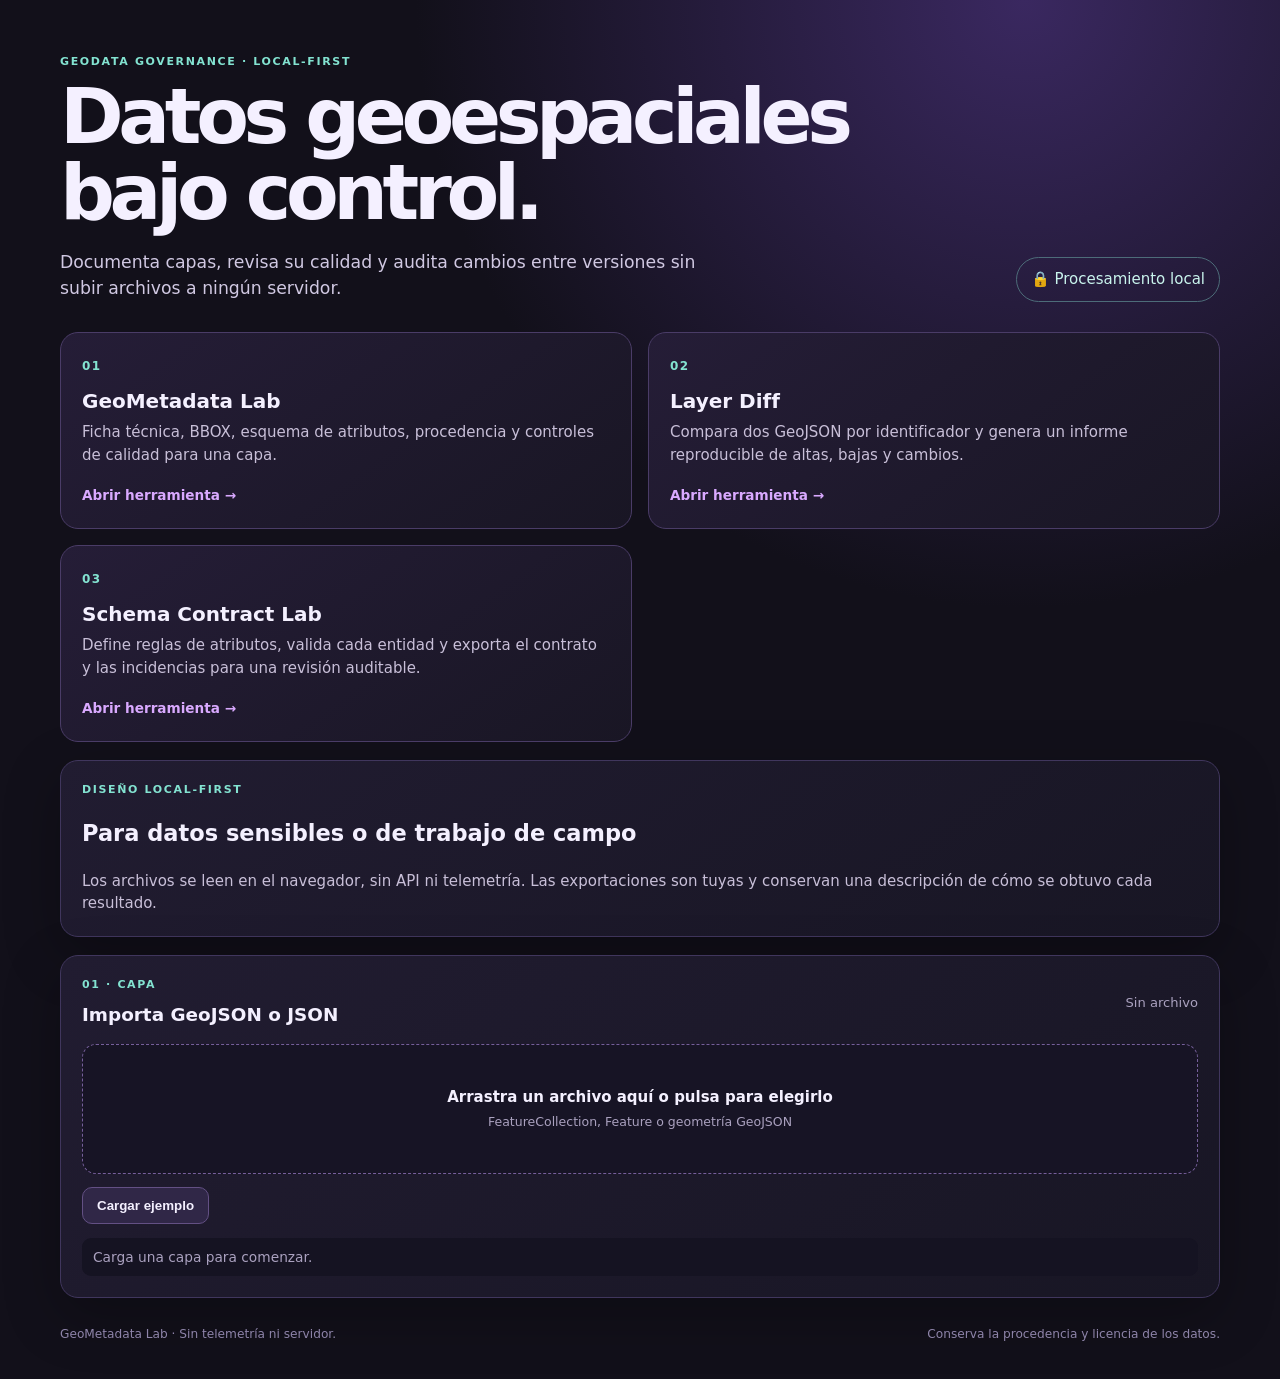
<file: index.html>
<!doctype html>
<html lang="es">
<head>
  <meta charset="utf-8"><meta name="viewport" content="width=device-width,initial-scale=1,viewport-fit=cover">
  <meta name="theme-color" content="#15131f"><meta name="description" content="Validador y generador local de metadatos para capas geoespaciales.">
  <link rel="icon" href="favicon.svg" type="image/svg+xml"><link rel="stylesheet" href="styles.css"><title>GeoMetadata Lab</title>
</head>
<body><main class="shell">
  <header class="hero"><div><p class="eyebrow">GEODATA GOVERNANCE · LOCAL-FIRST</p><h1>Datos geoespaciales bajo control.</h1><p class="lede">Documenta capas, revisa su calidad y audita cambios entre versiones sin subir archivos a ningún servidor.</p></div><span class="privacy">🔒 Procesamiento local</span></header>
  <section class="tool-grid" aria-label="Herramientas">
    <a class="tool-card" href="./"><span class="tool-number">01</span><h2>GeoMetadata Lab</h2><p>Ficha técnica, BBOX, esquema de atributos, procedencia y controles de calidad para una capa.</p><span class="tool-link">Abrir herramienta →</span></a>
    <a class="tool-card" href="./herramientas/layer-diff/"><span class="tool-number">02</span><h2>Layer Diff</h2><p>Compara dos GeoJSON por identificador y genera un informe reproducible de altas, bajas y cambios.</p><span class="tool-link">Abrir herramienta →</span></a>
    <a class="tool-card" href="./herramientas/schema-contract/"><span class="tool-number">03</span><h2>Schema Contract Lab</h2><p>Define reglas de atributos, valida cada entidad y exporta el contrato y las incidencias para una revisión auditable.</p><span class="tool-link">Abrir herramienta →</span></a>
  </section>
  <section class="panel note"><p class="kicker">DISEÑO LOCAL-FIRST</p><h2>Para datos sensibles o de trabajo de campo</h2><p>Los archivos se leen en el navegador, sin API ni telemetría. Las exportaciones son tuyas y conservan una descripción de cómo se obtuvo cada resultado.</p></section>
  <section class="panel import"><div class="head"><div><p class="kicker">01 · CAPA</p><h2>Importa GeoJSON o JSON</h2></div><span id="file-name" class="muted">Sin archivo</span></div><div class="drop" id="drop" tabindex="0"><b>Arrastra un archivo aquí o pulsa para elegirlo</b><small>FeatureCollection, Feature o geometría GeoJSON</small><input id="file" type="file" accept=".geojson,.json,application/json"></div><button id="demo" class="button secondary">Cargar ejemplo</button><p id="status" class="status">Carga una capa para comenzar.</p></section>
  <section id="workspace" class="hidden"><section class="panel fields"><div class="head"><div><p class="kicker">02 · DOCUMENTACIÓN</p><h2>Identidad de la capa</h2></div><span class="muted">Los campos se guardan solo al exportar</span></div><div class="field-grid"><label>Título<input id="title" placeholder="Ej. Inventario de enclaves arqueológicos"></label><label>Responsable / organización<input id="owner" placeholder="Ej. Equipo de Patrimonio"></label><label>Fecha de actualización<input id="updated" type="date"></label><label>CRS declarado<input id="crs" value="EPSG:4326" placeholder="Ej. EPSG:25830"></label><label class="wide">Descripción<textarea id="abstract" rows="3" placeholder="Qué contiene la capa, alcance y limitaciones conocidas."></textarea></label><label class="wide">Fuente o URL de procedencia<input id="source" type="url" placeholder="https://..."></label><label>Licencia<input id="license" placeholder="CC BY 4.0 / fuente oficial"></label><label>Contacto<input id="contact" type="email" placeholder="correo@ejemplo.org"></label></div><button id="refresh" class="button primary">Actualizar ficha</button></section>
  <section class="metrics"><article><span>Elementos</span><strong id="count">0</strong></article><article><span>Geometrías</span><strong id="types">—</strong></article><article><span>Extensión</span><strong id="bbox">—</strong></article><article class="warn"><span>Alertas</span><strong id="alerts">0</strong></article></section>
  <section class="grid"><article class="panel"><div class="head"><div><p class="kicker">03 · CALIDAD</p><h2>Comprobaciones</h2></div></div><div id="checks" class="checks"></div></article><article class="panel"><div class="head"><div><p class="kicker">04 · ATRIBUTOS</p><h2>Esquema detectado</h2></div></div><div id="schema" class="schema"></div></article></section>
  <section class="panel export"><div class="head"><div><p class="kicker">05 · SALIDA</p><h2>Ficha lista para compartir</h2></div></div><div id="preview" class="preview"></div><div class="actions"><button id="md" class="button primary">Descargar Markdown</button><button id="json" class="button secondary">Descargar metadatos JSON</button></div></section></section>
  <footer><span>GeoMetadata Lab · Sin telemetría ni servidor.</span><span>Conserva la procedencia y licencia de los datos.</span></footer>
</main><script src="app.js"></script></body></html>
</file>
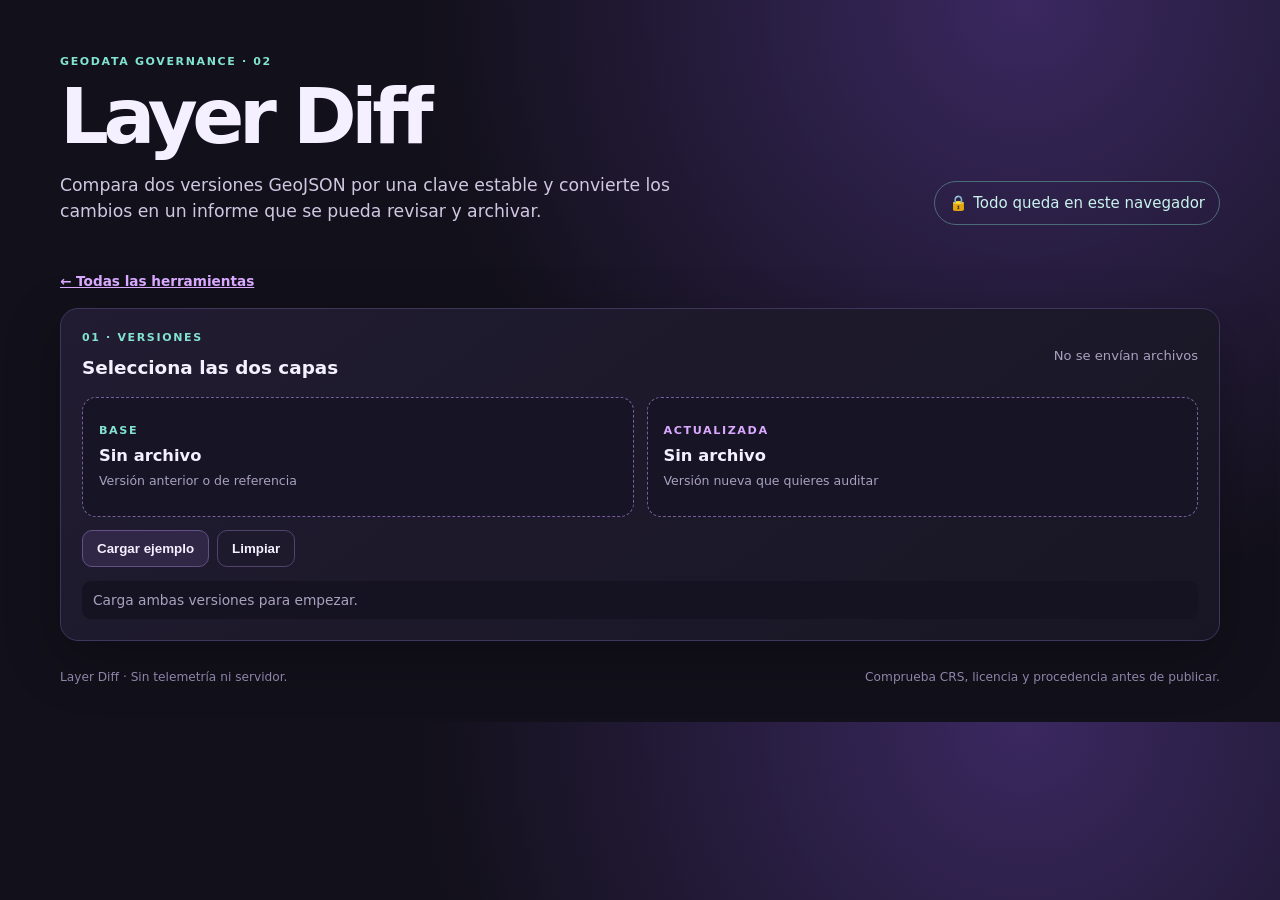
<file: herramientas/layer-diff/index.html>
<!doctype html>
<html lang="es">
<head>
  <meta charset="utf-8"><meta name="viewport" content="width=device-width,initial-scale=1,viewport-fit=cover">
  <meta name="theme-color" content="#15131f"><meta name="description" content="Comparador local y auditable de versiones GeoJSON.">
  <link rel="icon" href="../../favicon.svg" type="image/svg+xml"><link rel="stylesheet" href="../../styles.css"><link rel="stylesheet" href="styles.css"><title>Layer Diff · Geodata Governance</title>
</head>
<body><main class="shell">
  <header class="hero"><div><p class="eyebrow">GEODATA GOVERNANCE · 02</p><h1>Layer Diff</h1><p class="lede">Compara dos versiones GeoJSON por una clave estable y convierte los cambios en un informe que se pueda revisar y archivar.</p></div><span class="privacy">🔒 Todo queda en este navegador</span></header>
  <p><a class="tool-link" href="../../">← Todas las herramientas</a></p>
  <section class="panel import"><div class="head"><div><p class="kicker">01 · VERSIONES</p><h2>Selecciona las dos capas</h2></div><span class="muted">No se envían archivos</span></div>
    <div class="file-grid">
      <label class="file-card"><span class="file-tag">BASE</span><b id="base-name">Sin archivo</b><small>Versión anterior o de referencia</small><input id="base-file" type="file" accept=".geojson,.json,application/json"></label>
      <label class="file-card"><span class="file-tag updated">ACTUALIZADA</span><b id="updated-name">Sin archivo</b><small>Versión nueva que quieres auditar</small><input id="updated-file" type="file" accept=".geojson,.json,application/json"></label>
    </div>
    <div class="actions"><button id="demo" class="button secondary">Cargar ejemplo</button><button id="clear" class="button ghost">Limpiar</button></div>
    <p id="status" class="status">Carga ambas versiones para empezar.</p>
  </section>
  <section id="workspace" class="hidden">
    <section class="panel controls"><div class="head"><div><p class="kicker">02 · REGLA DE EMPAREJAMIENTO</p><h2>¿Qué campo identifica cada entidad?</h2></div><span id="key-note" class="muted"></span></div><div class="control-row"><label>Clave<select id="key"></select></label><p class="hint">Se recomienda un identificador persistente. El índice de fila solo sirve para inspecciones rápidas y no detecta reordenaciones.</p></div></section>
    <section class="metrics"><article class="added"><span>Nuevas</span><strong id="added">0</strong></article><article class="removed"><span>Eliminadas</span><strong id="removed">0</strong></article><article class="changed"><span>Modificadas</span><strong id="changed">0</strong></article><article><span>Sin cambios</span><strong id="same">0</strong></article></section>
    <section class="panel results"><div class="head"><div><p class="kicker">03 · AUDITORÍA</p><h2>Resultado entidad a entidad</h2></div><span id="result-count" class="muted"></span></div><div class="filters"><label>Buscar<input id="query" type="search" placeholder="clave o atributo"></label><label>Mostrar<select id="filter"><option value="all">Todo</option><option value="added">Nuevas</option><option value="removed">Eliminadas</option><option value="changed">Modificadas</option><option value="unchanged">Sin cambios</option></select></label></div><div id="warning" class="notice hidden"></div><div class="table-wrap"><table><thead><tr><th>Estado</th><th>Clave</th><th>Detalle</th><th>Entidad actual</th></tr></thead><tbody id="rows"></tbody></table></div><p id="table-note" class="muted table-note"></p></section>
    <section class="panel export"><div class="head"><div><p class="kicker">04 · SALIDA TRAZABLE</p><h2>Exporta la revisión</h2></div></div><p class="muted">El informe conserva el resumen, la regla usada y el detalle de cada pareja. El GeoJSON incluye las entidades nuevas o modificadas; las eliminadas quedan documentadas en JSON/CSV.</p><div class="actions"><button id="json" class="button primary">Descargar informe JSON</button><button id="csv" class="button secondary">Descargar CSV</button><button id="geojson" class="button secondary">Descargar GeoJSON delta</button></div><pre id="preview" class="preview"></pre></section>
  </section>
  <footer><span>Layer Diff · Sin telemetría ni servidor.</span><span>Comprueba CRS, licencia y procedencia antes de publicar.</span></footer>
</main><script src="app.js"></script></body></html>
</file>
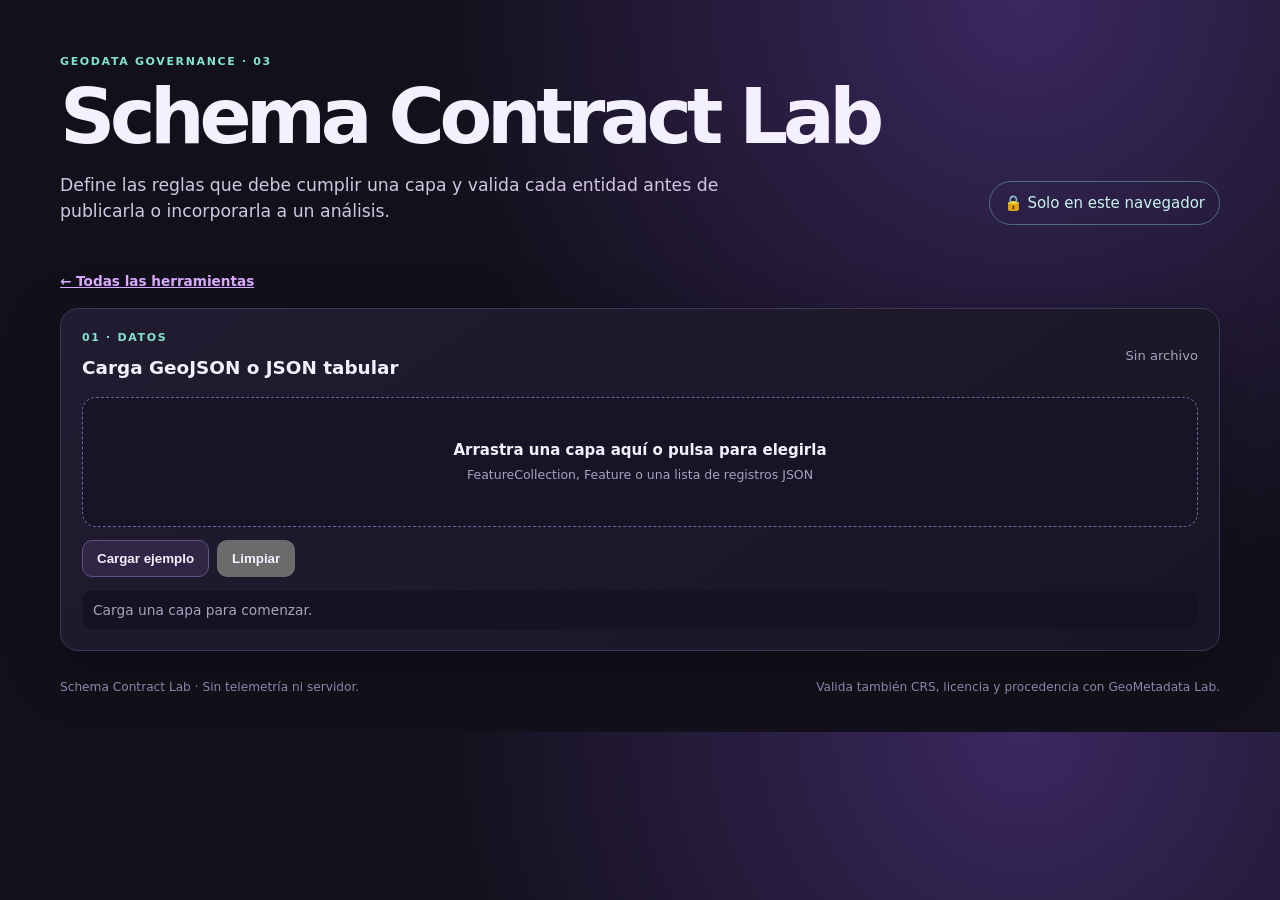
<file: herramientas/schema-contract/index.html>
<!doctype html>
<html lang="es">
<head>
  <meta charset="utf-8"><meta name="viewport" content="width=device-width,initial-scale=1,viewport-fit=cover">
  <meta name="theme-color" content="#15131f"><meta name="description" content="Contratos de atributos y validación local de GeoJSON.">
  <link rel="icon" href="../../favicon.svg" type="image/svg+xml"><link rel="stylesheet" href="../../styles.css"><link rel="stylesheet" href="styles.css"><title>Schema Contract Lab · Geodata Governance</title>
</head>
<body><main class="shell">
  <header class="hero"><div><p class="eyebrow">GEODATA GOVERNANCE · 03</p><h1>Schema Contract Lab</h1><p class="lede">Define las reglas que debe cumplir una capa y valida cada entidad antes de publicarla o incorporarla a un análisis.</p></div><span class="privacy">🔒 Solo en este navegador</span></header>
  <p><a class="tool-link" href="../../">← Todas las herramientas</a></p>
  <section class="panel import"><div class="head"><div><p class="kicker">01 · DATOS</p><h2>Carga GeoJSON o JSON tabular</h2></div><span id="file-name" class="muted">Sin archivo</span></div>
    <div class="drop" id="drop" tabindex="0"><b>Arrastra una capa aquí o pulsa para elegirla</b><small>FeatureCollection, Feature o una lista de registros JSON</small><input id="file" type="file" accept=".geojson,.json,application/json"></div>
    <div class="actions"><button id="demo" class="button secondary">Cargar ejemplo</button><button id="clear" class="button ghost">Limpiar</button></div><p id="status" class="status">Carga una capa para comenzar.</p>
  </section>
  <section id="workspace" class="hidden">
    <section class="panel contract"><div class="head"><div><p class="kicker">02 · CONTRATO</p><h2>Reglas de atributos</h2></div><span class="muted">Ajusta las reglas y pulsa validar</span></div>
      <p class="hint">Los tipos se infieren a partir de los valores observados. “Obligatorio” rechaza valores vacíos; “Único” detecta duplicados. En números puedes definir límites inclusivos y en texto una lista de valores permitidos separados por comas.</p>
      <div class="table-wrap"><table class="contract-table"><thead><tr><th>Campo</th><th>Tipo</th><th>Oblig.</th><th>Único</th><th>Mín.</th><th>Máx.</th><th>Valores permitidos</th></tr></thead><tbody id="contract-rows"></tbody></table></div>
      <div class="actions"><button id="validate" class="button primary">Validar contrato</button><button id="reset-contract" class="button ghost">Restaurar detección</button></div>
    </section>
    <section class="metrics"><article><span>Entidades</span><strong id="count">0</strong></article><article><span>Campos</span><strong id="fields">0</strong></article><article class="good"><span>Válidas</span><strong id="valid">0</strong></article><article class="warn"><span>Incidencias</span><strong id="issues">0</strong></article></section>
    <section class="grid"><article class="panel results"><div class="head"><div><p class="kicker">03 · RESULTADO</p><h2>Incidencias detectadas</h2></div><span id="result-note" class="muted"></span></div><div class="filters"><label>Buscar<input id="query" type="search" placeholder="entidad, campo o regla"></label><label>Severidad<select id="severity"><option value="all">Todas</option><option value="error">Errores</option><option value="warning">Avisos</option></select></label></div><div class="table-wrap"><table><thead><tr><th>Entidad</th><th>Campo</th><th>Regla</th><th>Valor observado</th><th>Detalle</th></tr></thead><tbody id="issue-rows"></tbody></table></div><p id="table-note" class="muted table-note"></p></article><article class="panel summary"><div class="head"><div><p class="kicker">04 · COBERTURA</p><h2>Resumen del contrato</h2></div></div><div id="summary-list" class="summary-list"></div></article></section>
    <section class="panel export"><div class="head"><div><p class="kicker">05 · SALIDA TRAZABLE</p><h2>Exporta las reglas y la revisión</h2></div></div><p class="muted">El contrato conserva la configuración elegida y el informe incluye el nombre del archivo, la fecha, la cobertura y cada incidencia. No se suben datos.</p><div class="actions"><button id="contract-json" class="button primary">Descargar contrato JSON</button><button id="report-json" class="button secondary">Descargar informe JSON</button><button id="issues-csv" class="button secondary">Descargar incidencias CSV</button></div><pre id="preview" class="preview"></pre></section>
  </section>
  <footer><span>Schema Contract Lab · Sin telemetría ni servidor.</span><span>Valida también CRS, licencia y procedencia con GeoMetadata Lab.</span></footer>
</main><script src="app.js"></script></body></html>
</file>
<file: styles.css>
:root{color-scheme:dark;--bg:#12101a;--panel:#1b1827;--panel2:#252039;--line:#40365d;--text:#f4f0ff;--muted:#aaa1bf;--accent:#d9a9ff;--cyan:#83e3d1;--warn:#ffd27e;--bad:#ff9d9d}*{box-sizing:border-box}body{margin:0;background:radial-gradient(circle at 80% 0,#3a2860 0,#12101a 38rem),var(--bg);color:var(--text);font:15px/1.5 Inter,system-ui,sans-serif}.shell{width:min(1160px,calc(100% - 30px));margin:auto}.hero{padding:54px 0 30px;display:flex;align-items:end;justify-content:space-between;gap:24px}.eyebrow,.kicker{color:var(--cyan);font-size:11px;letter-spacing:.15em;font-weight:800;margin:0 0 8px}.hero h1{font-size:clamp(2.5rem,6vw,5.5rem);letter-spacing:-.07em;line-height:1;margin:0}.lede{color:#d0c8e2;max-width:680px;font-size:1.08rem;margin:18px 0 0}.privacy{border:1px solid #4d6c79;border-radius:999px;padding:10px 14px;color:#c9f4ed;white-space:nowrap}.panel{background:linear-gradient(145deg,#211c31,#181624);border:1px solid var(--line);border-radius:18px;padding:21px;box-shadow:0 18px 55px #0004}.import{margin-bottom:18px}.head{display:flex;justify-content:space-between;align-items:center;gap:12px;margin-bottom:15px}.head h2{font-size:1.15rem;margin:0}.muted{color:var(--muted);font-size:.82rem}.drop{min-height:130px;border:1px dashed #765f9b;border-radius:14px;background:#171425;display:flex;align-items:center;justify-content:center;flex-direction:column;gap:5px;text-align:center;transition:.2s}.drop:hover,.drop.drag{border-color:var(--accent);background:#211a34}.drop small{color:var(--muted)}.drop input{display:none}.button{border:1px solid transparent;border-radius:10px;padding:10px 14px;font-weight:800;color:var(--text);cursor:pointer;margin-top:13px;transition:.2s}.button:hover{filter:brightness(1.14);transform:translateY(-1px)}.primary{background:var(--accent);color:#21152a}.secondary{background:#302747;border-color:#635084}.status{margin:14px 0 0;padding:9px 11px;background:#151322;border-radius:9px;color:var(--muted);font-size:.86rem}.status.good{color:#c8f9ee;background:#17332f}.status.error{color:#ffd0d0;background:#42242d}.hidden{display:none!important}.field-grid{display:grid;grid-template-columns:repeat(2,1fr);gap:13px}.field-grid label{font-weight:700;color:#ded6ed}.field-grid input,.field-grid textarea{display:block;width:100%;margin-top:6px;background:#14121e;border:1px solid #50446b;color:var(--text);border-radius:8px;padding:9px 10px;resize:vertical}.field-grid .wide{grid-column:1/-1}.metrics{display:grid;grid-template-columns:repeat(4,1fr);gap:12px;margin:18px 0}.metrics article{background:#211c31;border:1px solid var(--line);border-radius:13px;padding:15px}.metrics span{display:block;color:var(--muted);font-size:.75rem;text-transform:uppercase;letter-spacing:.07em}.metrics strong{display:block;margin-top:6px;font-size:1.35rem}.metrics .warn strong{color:var(--warn)}.grid{display:grid;grid-template-columns:1fr 1fr;gap:18px;margin-bottom:18px}.checks,.schema{display:grid;gap:9px}.check,.schema-row{display:flex;gap:9px;align-items:flex-start;padding:10px 11px;border-radius:9px;background:#171425;border:1px solid #302842}.check i{font-style:normal;color:var(--cyan)}.check.bad i{color:var(--bad)}.check b{font-size:.86rem}.check small{display:block;color:var(--muted);font-size:.77rem}.schema-row{justify-content:space-between;font-size:.82rem}.schema-row span{color:var(--muted)}.preview{background:#14121e;border:1px solid #342b4a;border-radius:10px;padding:16px;white-space:pre-wrap;color:#dcd3ed;min-height:130px;font:13px/1.6 ui-monospace,SFMono-Regular,monospace}.actions{display:flex;flex-wrap:wrap;gap:8px}footer{display:flex;justify-content:space-between;gap:10px;color:#8e84a9;font-size:.76rem;padding:9px 0 35px}@media(max-width:800px){.hero{align-items:flex-start;flex-direction:column}.privacy{white-space:normal}.grid{grid-template-columns:1fr}}@media(max-width:560px){.shell{width:calc(100% - 20px)}.hero{padding:32px 0 24px}.field-grid{grid-template-columns:1fr}.field-grid .wide{grid-column:auto}.metrics{grid-template-columns:repeat(2,1fr)}.panel{padding:16px}.head{align-items:flex-start;flex-direction:column}footer{flex-direction:column}}
:root{color-scheme:dark;--bg:#12101a;--panel:#1b1827;--panel2:#252039;--line:#40365d;--text:#f4f0ff;--muted:#aaa1bf;--accent:#d9a9ff;--cyan:#83e3d1;--warn:#ffd27e;--bad:#ff9d9d}.tool-grid{display:grid;grid-template-columns:repeat(2,1fr);gap:16px;margin:0 0 18px}.tool-card{display:block;color:inherit;text-decoration:none;background:linear-gradient(145deg,#251d37,#191624);border:1px solid #4a3c67;border-radius:18px;padding:21px;transition:.2s}.tool-card:hover{border-color:var(--accent);transform:translateY(-2px);box-shadow:0 16px 35px #0004}.tool-number{color:var(--cyan);font-size:.75rem;letter-spacing:.12em;font-weight:800}.tool-card h2{font-size:1.25rem;margin:10px 0 5px}.tool-card p{color:#c8bfd8;min-height:48px;margin:0 0 15px}.tool-link{color:var(--accent);font-weight:800;font-size:.85rem}.note{margin-bottom:18px}.note p:last-child{color:#c8bfd8;margin-bottom:0}@media(max-width:560px){.tool-grid{grid-template-columns:1fr}}
</file>
<file: herramientas/layer-diff/styles.css>
.file-grid{display:grid;grid-template-columns:1fr 1fr;gap:13px}.file-card{min-height:120px;border:1px dashed #765f9b;border-radius:14px;background:#171425;padding:16px;display:flex;flex-direction:column;justify-content:center;gap:4px;cursor:pointer;transition:.2s}.file-card:hover{border-color:var(--accent);background:#211a34}.file-card input{display:none}.file-card b{font-size:1.02rem;overflow:hidden;text-overflow:ellipsis;white-space:nowrap}.file-card small{color:var(--muted)}.file-tag{color:var(--cyan);font-size:.7rem;font-weight:900;letter-spacing:.14em}.file-tag.updated{color:var(--accent)}.ghost{background:transparent;border-color:#50446b}.control-row{display:flex;align-items:end;gap:18px}.control-row label,.filters label{color:#ded6ed;font-weight:700;display:block}.control-row select,.filters input,.filters select{display:block;margin-top:6px;min-width:250px;background:#14121e;border:1px solid #50446b;color:var(--text);border-radius:8px;padding:9px 10px}.hint{color:var(--muted);font-size:.82rem;margin:0 0 2px;max-width:700px}.metrics .added strong{color:var(--cyan)}.metrics .removed strong{color:var(--bad)}.metrics .changed strong{color:var(--warn)}.filters{display:flex;flex-wrap:wrap;gap:12px;margin-bottom:14px}.filters input,.filters select{min-width:180px}.notice{padding:10px 12px;border-radius:9px;background:#3e3020;color:#ffe4b0;border:1px solid #735d38;margin-bottom:14px;font-size:.85rem}.table-wrap{overflow:auto;border:1px solid #342b4a;border-radius:10px}.table-wrap table{width:100%;border-collapse:collapse;min-width:660px}.table-wrap th,.table-wrap td{text-align:left;padding:10px 12px;border-bottom:1px solid #302842;font-size:.82rem;vertical-align:top}.table-wrap th{background:#211c31;color:#cfc5df;font-size:.72rem;text-transform:uppercase;letter-spacing:.08em;position:sticky;top:0}.table-wrap tr:last-child td{border-bottom:0}.badge{display:inline-block;border-radius:999px;padding:3px 8px;font-size:.7rem;font-weight:900;white-space:nowrap}.badge.added{background:#17433a;color:#bff7e8}.badge.removed{background:#4b2935;color:#ffc6cf}.badge.changed{background:#4d3a21;color:#ffe5a6}.badge.unchanged{background:#302747;color:#d5cae5}.detail{color:#c8bfd8}.detail small{display:block;color:var(--muted);margin-top:3px}.table-note{margin:10px 0 0}.preview{margin:14px 0 0;max-height:260px;overflow:auto;background:#14121e;border:1px solid #342b4a;border-radius:10px;padding:14px;white-space:pre-wrap;color:#dcd3ed;font:12px/1.6 ui-monospace,SFMono-Regular,monospace}.export{margin-top:18px}@media(max-width:700px){.file-grid{grid-template-columns:1fr}.control-row{align-items:stretch;flex-direction:column;gap:8px}.control-row select{width:100%;min-width:0}.hint{margin:0}.head{align-items:flex-start;flex-direction:column}}
</file>
<file: herramientas/schema-contract/styles.css>
.contract-table{min-width:920px}.contract-table th,.contract-table td{vertical-align:middle}.contract-table th{white-space:nowrap}.contract-table td:first-child{font-weight:700;min-width:150px}.contract-table small{display:block;color:var(--muted);font-weight:400}.contract-table input[type="checkbox"]{width:1.15rem;height:1.15rem;accent-color:var(--accent)}.contract-table input[type="number"],.contract-table input[type="text"],.contract-table select{min-width:92px;padding:.55rem .6rem}.contract-table input[type="text"]{min-width:160px}.contract-table select{min-width:110px}.results{min-width:0}.summary-list{display:grid;gap:.75rem}.summary-item{display:flex;justify-content:space-between;gap:1rem;padding:.75rem;border:1px solid var(--line);border-radius:.8rem;background:var(--surface-2)}.summary-item b{font-size:.9rem}.summary-item span{color:var(--muted);text-align:right}.status.error{color:#b42318}.status.success{color:#067647}.issue-error{color:#b42318;font-weight:700}.issue-warning{color:#9a6700;font-weight:700}.badge{display:inline-flex;border-radius:999px;padding:.22rem .55rem;font-size:.75rem;font-weight:700}.badge.error{background:#fee4e2;color:#b42318}.badge.warning{background:#fff3cd;color:#8a5a00}.badge.ok{background:#dcfae6;color:#067647}.empty{padding:1.2rem;color:var(--muted);text-align:center;border:1px dashed var(--line);border-radius:.8rem}.preview{max-height:260px;overflow:auto;white-space:pre-wrap}
</file>
